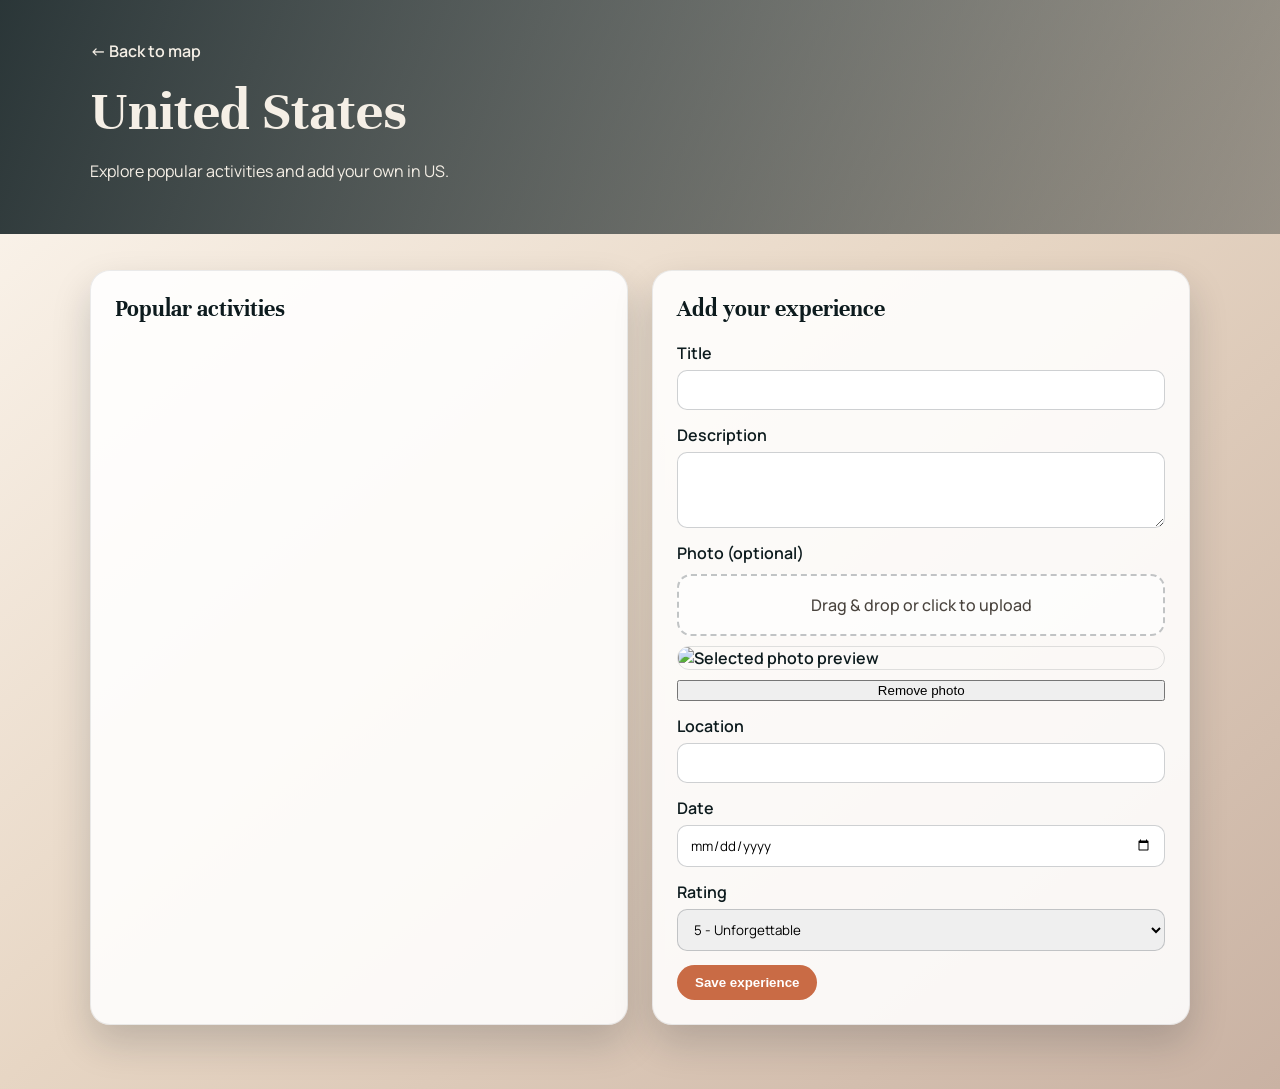
<file: country.html>
<!doctype html>
<html lang="en">
  <head>
    <meta charset="utf-8" />
    <meta name="viewport" content="width=device-width, initial-scale=1" />
    <title>Voyagr | Country</title>
    <link rel="stylesheet" href="country.css" />
  </head>
  <body>
    <main class="page">
      <header class="hero">
        <div>
          <a class="back" href="index.html">← Back to map</a>
          <h1 id="country-name">Country</h1>
          <p id="country-blurb" class="blurb"></p>
        </div>
      </header>

      <section class="content">
        <div class="panel">
          <h2>Popular activities</h2>
          <div id="activity-list" class="activity-list"></div>
        </div>

        <div class="panel">
          <h2>Add your experience</h2>
          <form id="activity-form" class="activity-form">
            <input type="hidden" id="activity-id" />
            <label>
              Title
              <input id="title" name="title" required maxlength="80" />
            </label>
            <label>
              Description
              <textarea id="description" name="description" rows="3" required></textarea>
            </label>
            <div class="upload">
              <p>Photo (optional)</p>
              <div
                id="photo-drop"
                class="photo-drop"
                role="button"
                tabindex="0"
                aria-label="Upload a photo"
              >
                <input id="photo-input" type="file" accept="image/*" />
                <span id="photo-prompt">Drag & drop or click to upload</span>
              </div>
              <div id="photo-preview" class="photo-preview" hidden>
                <img id="photo-img" alt="Selected photo preview" />
                <button type="button" id="photo-clear" class="ghost">
                  Remove photo
                </button>
              </div>
            </div>
            <label>
              Location
              <input id="location" name="location" required maxlength="80" />
            </label>
            <label>
              Date
              <input id="date" name="date" type="date" required />
            </label>
            <label>
              Rating
              <select id="rating" name="rating">
                <option value="5">5 - Unforgettable</option>
                <option value="4">4 - Loved it</option>
                <option value="3">3 - Solid</option>
                <option value="2">2 - Meh</option>
                <option value="1">1 - Skip</option>
              </select>
            </label>
            <div class="form-actions">
              <button type="submit" id="save-button">Save experience</button>
              <button type="button" id="cancel-button" class="ghost">Cancel edit</button>
            </div>
          </form>
        </div>
      </section>
    </main>

    <script>
      (function () {
        const params = new URLSearchParams(window.location.search);
        const paramName = params.get("name");
        if (paramName) {
          const nameEl = document.getElementById("country-name");
          if (nameEl) {
            nameEl.textContent = paramName;
          }
        }
      })();
    </script>
    <script src="countries-data.js"></script>
    <script src="config.js"></script>
    <script>
      (function () {
        const config =
          window.VOYAGR_APP_INSIGHTS_CONNECTION_STRING ||
          window.VOYAGR_APP_INSIGHTS?.connectionString;
        if (!config) {
          return;
        }
        const script = document.createElement("script");
        script.src = "https://js.monitor.azure.com/scripts/b/ai.2.min.js";
        script.onload = function () {
          const appInsights = new window.Microsoft.ApplicationInsights.ApplicationInsights(
            {
              config: {
                connectionString: config,
              },
            }
          );
          appInsights.loadAppInsights();
          appInsights.trackPageView();
          window.appInsights = appInsights.appInsights;
        };
        document.head.appendChild(script);
      })();
    </script>
    <script type="module" src="country.js"></script>
  </body>
</html>
</file>
<file: country.css>
@import url("https://fonts.googleapis.com/css2?family=Manrope:wght@300;400;600;700&family=Unna:wght@400;700&display=swap");

:root {
  --ink: #0d1b1e;
  --cream: #f5efe6;
  --sand: #e7d6c4;
  --clay: #c96b45;
  --moss: #3c6f4b;
  --shadow: rgba(12, 24, 32, 0.18);
  --glass: rgba(255, 255, 255, 0.88);
  --font-display: "Unna", "Palatino Linotype", "Book Antiqua", Palatino,
    serif;
  --font-sans: "Manrope", "Trebuchet MS", system-ui, sans-serif;
}

* {
  box-sizing: border-box;
}

body {
  margin: 0;
  font-family: var(--font-sans);
  background: linear-gradient(140deg, #fef9f2 0%, #e7d6c4 50%, #c9b2a3 100%);
  color: var(--ink);
}

.page {
  min-height: 100vh;
  display: flex;
  flex-direction: column;
}

.hero {
  padding: 40px 7vw 36px;
  background: linear-gradient(110deg, rgba(13, 27, 30, 0.88), rgba(13, 27, 30, 0.35)),
    url("https://images.unsplash.com/photo-1489515217757-5fd1be406fef?auto=format&fit=crop&w=1600&q=80");
  background-size: cover;
  color: var(--cream);
}

.back {
  color: var(--cream);
  text-decoration: none;
  font-weight: 600;
}

.hero h1 {
  font-family: var(--font-display);
  font-size: clamp(2.4rem, 3vw + 1.2rem, 3.6rem);
  margin: 16px 0 6px;
}

.blurb {
  max-width: 540px;
}

.content {
  display: grid;
  grid-template-columns: repeat(auto-fit, minmax(280px, 1fr));
  gap: 24px;
  padding: 36px 7vw 64px;
}

.panel {
  background: var(--glass);
  padding: 24px;
  border-radius: 20px;
  box-shadow: 0 18px 38px var(--shadow);
  border: 1px solid rgba(12, 24, 32, 0.08);
}

.panel h2 {
  margin-top: 0;
  font-family: var(--font-display);
}

.activity-list {
  display: grid;
  gap: 16px;
}

.activity-card {
  background: #fff;
  padding: 16px;
  border-radius: 14px;
  border: 1px solid rgba(12, 24, 32, 0.12);
  box-shadow: 0 10px 18px rgba(12, 24, 32, 0.12);
}

.activity-card header {
  display: flex;
  justify-content: space-between;
  align-items: baseline;
  gap: 12px;
}

.activity-card h3 {
  margin: 0;
}

.activity-card img {
  margin-top: 10px;
  width: 100%;
  max-height: 220px;
  object-fit: cover;
  border-radius: 10px;
  border: 1px solid rgba(12, 24, 32, 0.12);
}

.activity-meta {
  font-size: 0.85rem;
  color: #4a443e;
}

.activity-actions {
  display: flex;
  gap: 8px;
  margin-top: 12px;
}

.activity-actions button {
  border: none;
  padding: 6px 12px;
  border-radius: 999px;
  background: var(--moss);
  color: #fff;
  cursor: pointer;
}

.activity-actions .ghost {
  background: transparent;
  border: 1px solid var(--moss);
  color: var(--moss);
}

.activity-form {
  display: grid;
  gap: 14px;
}

.activity-form label {
  display: grid;
  gap: 6px;
  font-weight: 600;
}

.activity-form input,
.activity-form textarea,
.activity-form select {
  padding: 10px 12px;
  border-radius: 10px;
  border: 1px solid rgba(12, 24, 32, 0.2);
  font-family: var(--font-sans);
}

.upload {
  display: grid;
  gap: 10px;
  font-weight: 600;
}

.upload p {
  margin: 0;
}

.photo-drop {
  border: 2px dashed rgba(12, 24, 32, 0.25);
  border-radius: 14px;
  padding: 18px;
  text-align: center;
  background: rgba(255, 255, 255, 0.6);
  cursor: pointer;
  font-weight: 500;
  color: #4a443e;
}

.photo-drop.dragover {
  border-color: var(--clay);
  background: rgba(201, 107, 69, 0.12);
  color: var(--ink);
}

.photo-drop input {
  display: none;
}

.photo-preview {
  display: grid;
  gap: 10px;
  align-items: start;
}

.photo-preview img {
  width: 100%;
  max-height: 220px;
  object-fit: cover;
  border-radius: 12px;
  border: 1px solid rgba(12, 24, 32, 0.12);
}

.form-actions {
  display: flex;
  gap: 12px;
  align-items: center;
}

.form-actions button {
  border: none;
  padding: 10px 18px;
  border-radius: 999px;
  background: var(--clay);
  color: #fff;
  font-weight: 600;
  cursor: pointer;
}

.form-actions .ghost {
  background: transparent;
  color: var(--clay);
  border: 1px solid var(--clay);
}

#cancel-button {
  display: none;
}

@media (max-width: 720px) {
  .hero {
    padding: 32px 6vw;
  }
}
</file>
